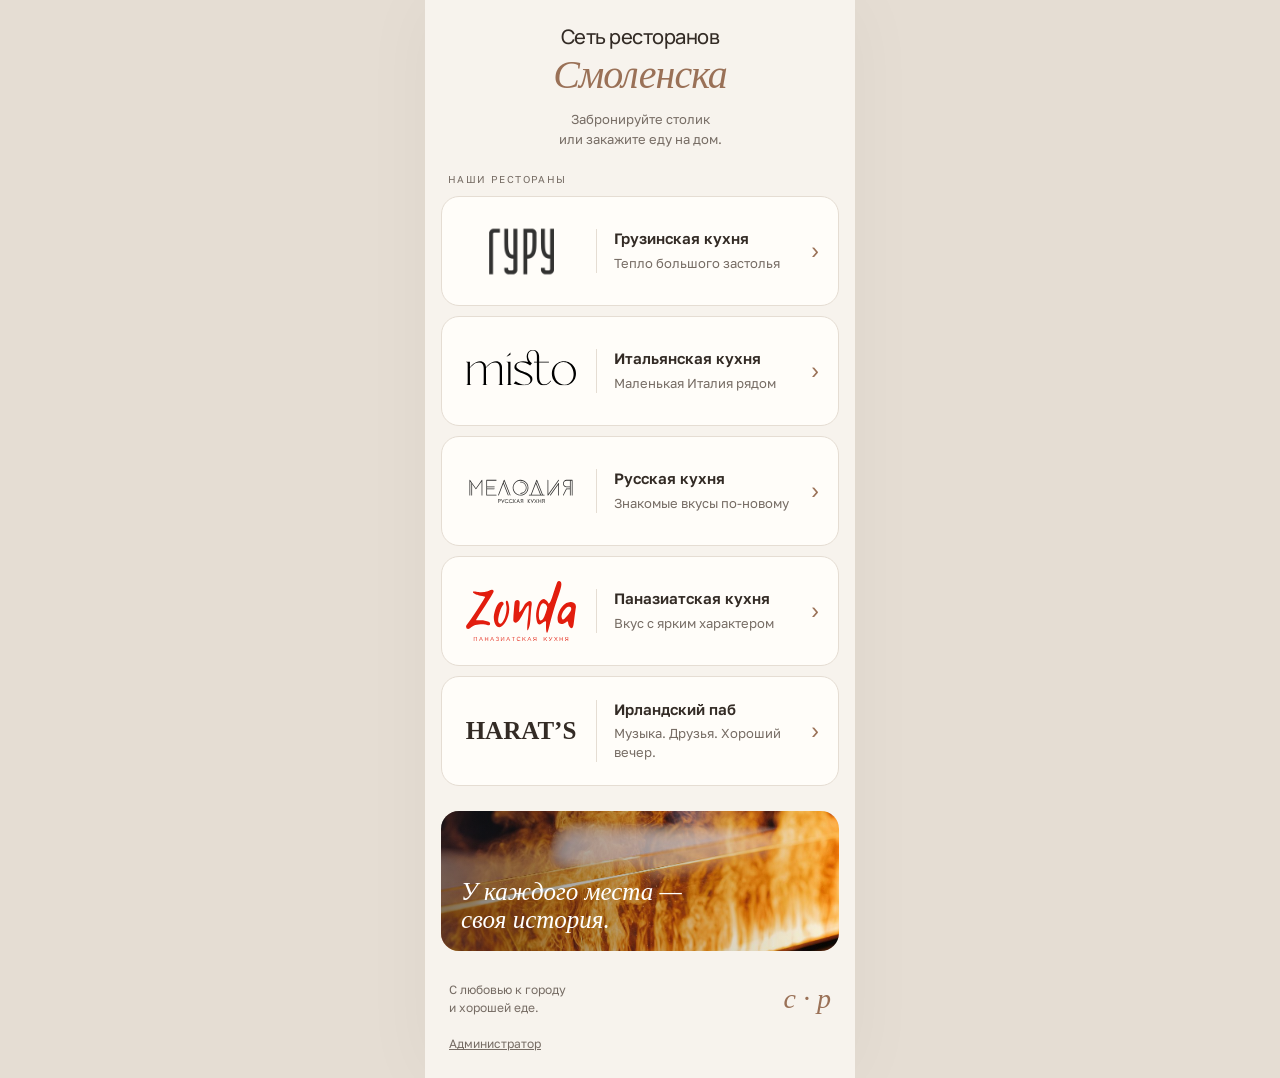
<file: index.html>
<!doctype html>
<html lang="ru"><head><meta charset="utf-8"><meta name="viewport" content="width=device-width,initial-scale=1"><title>Сеть смоленских ресторанов</title><meta name="description" content="Пять разных характеров. Ваши любимые рестораны Смоленска, доставка и бронирование столиков."><link rel="icon" href="data:image/svg+xml,%3Csvg xmlns='http://www.w3.org/2000/svg' viewBox='0 0 32 32'%3E%3Crect width='32' height='32' rx='10' fill='%239a7157'/%3E%3Ctext x='16' y='23' text-anchor='middle' fill='white' font-size='24' font-family='Georgia'%3Es%3C/text%3E%3C/svg%3E"><link rel="stylesheet" href="style.css?v=11"></head>
<body><div class="mobile"><header><a class="monogram" href="#" aria-label="Главная">с<span>·</span>р</a><span class="city">СМОЛЕНСК</span></header><main id="app"></main><footer><span>С любовью к городу<br>и хорошей еде.</span><span class="footer-mark">с · р</span><a class="admin-entry" href="dispatch.html#role=admin">Администратор</a></footer></div><script src="menu-data.js?v=5"></script><script src="delivery.js?v=11"></script><script src="booking-demo.js"></script><script src="booking.js?v=11"></script><script src="app.js?v=10"></script></body></html>
</file>
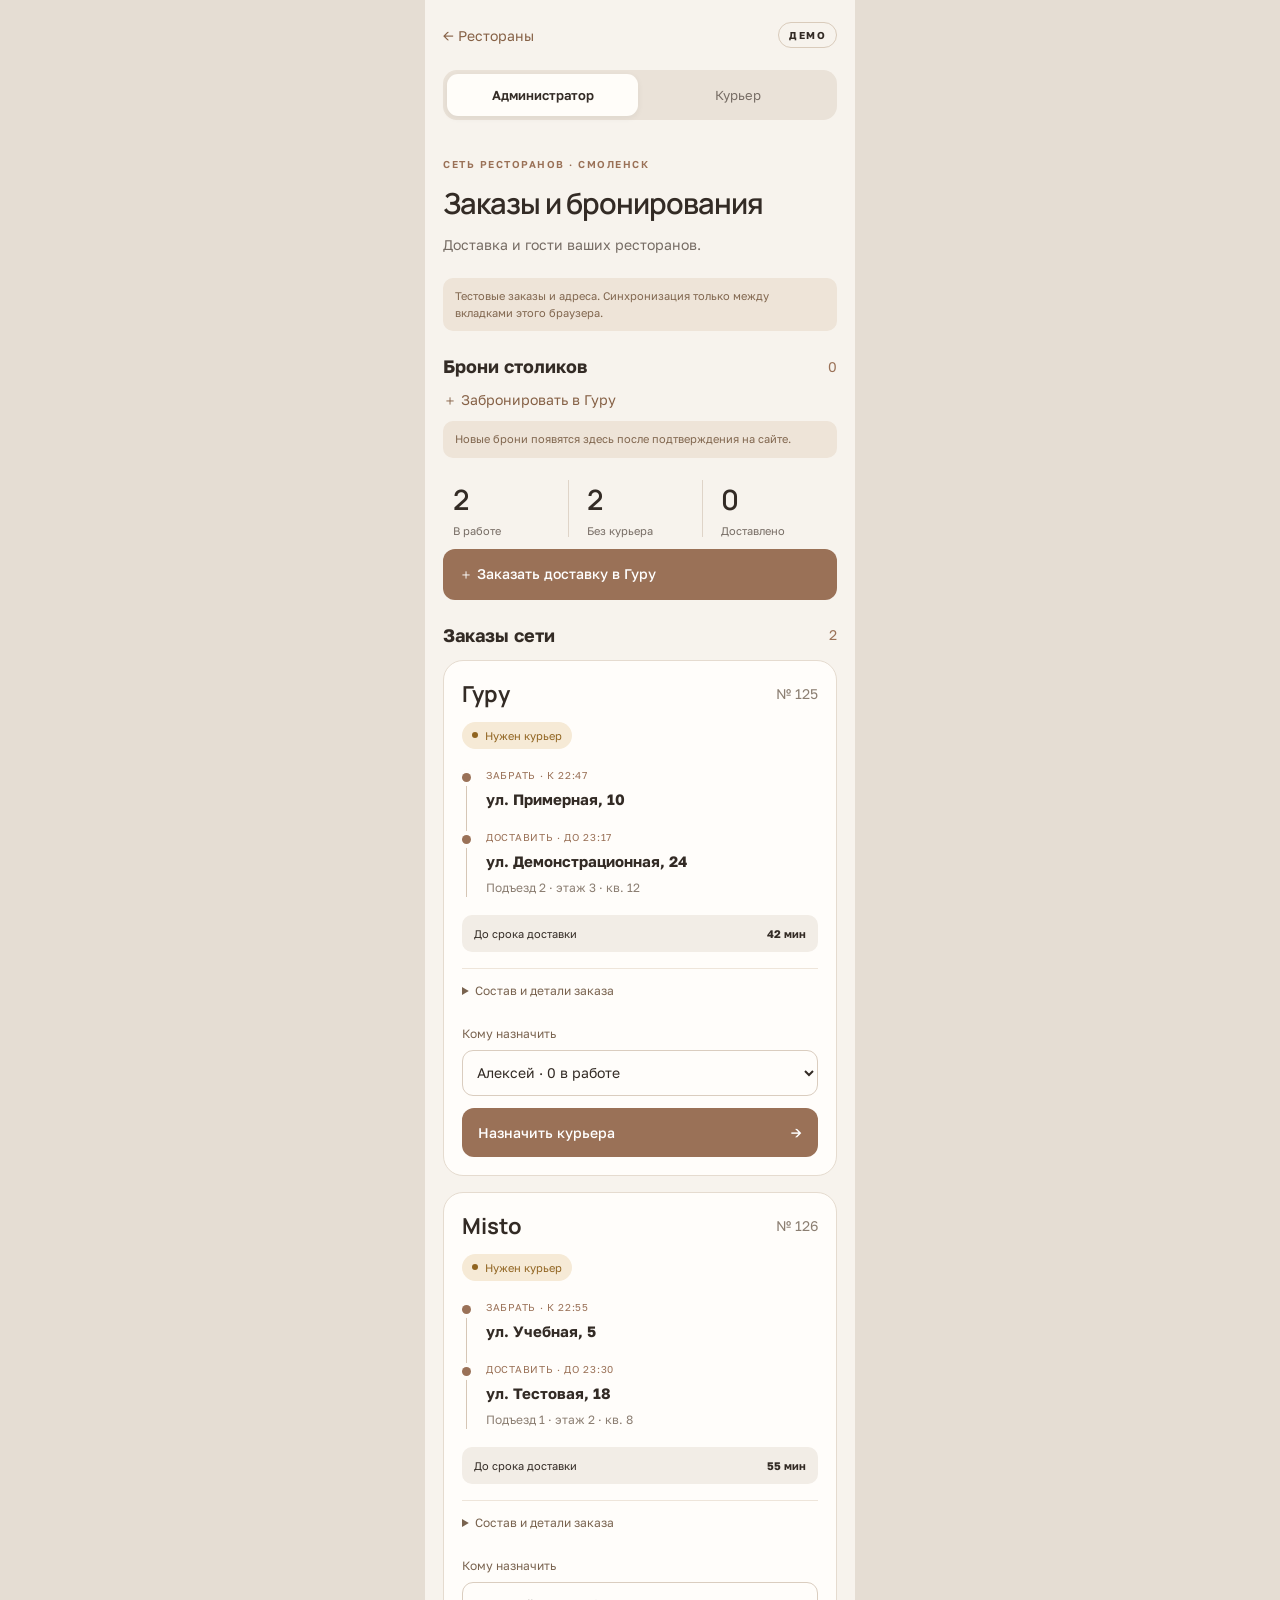
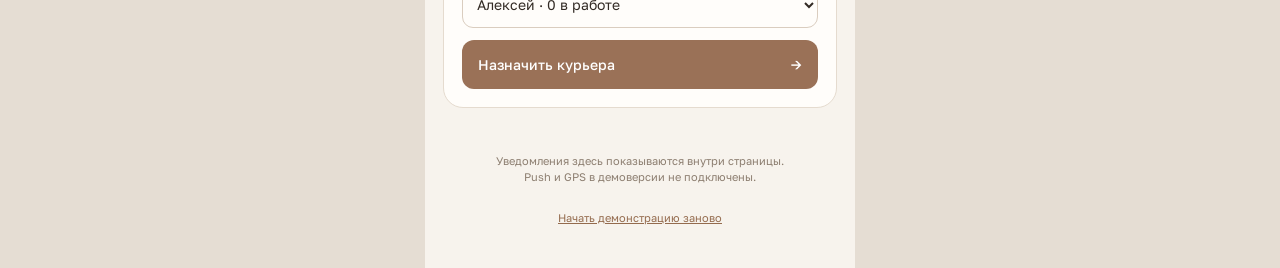
<file: dispatch.html>
<!doctype html><html lang="ru"><head><meta charset="utf-8"><meta name="viewport" content="width=device-width,initial-scale=1"><title>Доставка · Сеть ресторанов</title><link rel="stylesheet" href="dispatch.css"></head><body><main id="dispatch"></main><script src="dispatch.js?v=8"></script></body></html>
</file>
<file: style.css>
@import url('https://fonts.googleapis.com/css2?family=Golos+Text:wght@400;500;600;700&family=Manrope:wght@400;500;600;700;800&display=swap');
:root{color-scheme:light;--paper:#f7f3ed;--ink:#332b25;--muted:#766c64;--purple:#9a7157}*{box-sizing:border-box}body{margin:0;background:#e5ddd3;color:var(--ink);font-family:'Golos Text',sans-serif;font-size:16px}.mobile{max-width:430px;min-height:100dvh;margin:auto;background:var(--paper);overflow:hidden;box-shadow:0 0 70px #332b250a}header{display:flex;align-items:center;gap:15px;padding:23px 24px 20px;border-bottom:1px solid #332b2512}.monogram{text-decoration:none;color:var(--purple);font:bold 25px Georgia;letter-spacing:-3px}.monogram span{padding:0 4px}.city{font-size:12px;letter-spacing:1.7px;font-weight:600}.edition{margin-left:auto;font-size:12px;color:var(--muted)}.intro{padding:28px 24px 25px}.eyebrow{text-transform:uppercase;letter-spacing:2px;font-size:12px;color:var(--purple);font-weight:600;margin:0 0 13px}h1{font-family:'Manrope',sans-serif;font-weight:500;font-size:39px;letter-spacing:-1.8px;line-height:1.12;margin:0 0 16px}h1 em{font-family:Georgia,serif;font-weight:400;color:var(--purple)}.intro p:last-child{font-size:15px;line-height:1.55;color:var(--muted);max-width:330px;margin:0}.list-heading{display:flex;justify-content:space-between;padding:0 24px 12px;font-size:12px;letter-spacing:1.2px;color:var(--muted);text-transform:uppercase}.list-heading span:last-child{letter-spacing:0}.restaurants{padding:0 16px;display:grid;gap:10px}.card{display:flex;align-items:center;position:relative;min-height:110px;border-radius:18px;text-decoration:none;padding:18px 19px;color:var(--color);background:var(--bg);transition:transform .2s,filter .2s;border:1px solid #00000004}.card:hover{transform:translateY(-2px);filter:brightness(.98)}.logo-box{width:120px;min-width:120px;display:flex;align-items:center;justify-content:center;margin-right:15px}.logo-box img{width:110px;max-height:65px;object-fit:contain}.wordmark{font:36px Georgia,serif;font-weight:bold}.card-info{border-left:1px solid currentColor;padding-left:17px;flex:1}.card-info h2{font-size:15px;line-height:1.3;margin:0 0 5px;font-weight:600}.card-info p{font-size:12px;line-height:1.45;margin:0;opacity:.75}.arrow{font-size:23px;align-self:center;margin-left:6px;font-family:Arial}.list-note{font-size:13px;color:var(--muted);text-align:center;margin:20px 20px 0}footer{padding:30px 24px 25px;display:flex;align-items:center;justify-content:space-between;color:var(--muted);font-size:12px;line-height:1.5}.footer-mark{font:italic 28px Georgia;color:var(--purple)}a:focus-visible,button:focus-visible{outline:3px solid #9a7157;outline-offset:4px}.detail{padding:24px}.back{display:inline-flex;align-items:center;gap:10px;text-decoration:none;color:var(--purple);font-size:14px;margin-bottom:25px;min-height:32px}.detail-brand{height:190px;display:flex;align-items:center;justify-content:center;border-radius:22px;background:var(--bg);color:var(--color);margin-bottom:28px}.detail-brand img{width:200px;max-height:115px;object-fit:contain}.detail-brand .wordmark{font-size:60px}.detail h1{font-size:36px}.description{line-height:1.65;color:var(--muted);font-size:16px}.detail-label{margin-top:26px;font-size:12px;color:var(--purple);letter-spacing:1px;text-transform:uppercase}.action{display:flex;align-items:center;justify-content:space-between;width:100%;padding:19px 20px;margin-top:11px;border:0;border-radius:14px;background:var(--purple);color:white;text-decoration:none;font:500 16px 'Golos Text',sans-serif;cursor:pointer}.action.secondary{color:var(--purple);background:#efe4d9}.notice{margin-top:16px;padding:16px;border:1px solid #e5ddd3;border-radius:12px;color:var(--muted);font-size:14px;line-height:1.6}.official{display:inline-block;color:var(--purple);font-size:14px;margin-top:20px}.photo{width:100%;height:180px;object-fit:cover;border-radius:18px;margin:10px 0}.home-photo{position:relative;margin:25px 16px 0;height:140px;border-radius:18px;overflow:hidden}.home-photo img{width:100%;height:100%;object-fit:cover}.home-photo:after{content:'';position:absolute;inset:0;background:linear-gradient(90deg,#17131b88,transparent)}.home-photo span{position:absolute;z-index:1;left:20px;bottom:18px;color:white;font:italic 25px Georgia;line-height:1.1}@media(max-width:360px){h1{font-size:34px}.edition{display:none}.logo-box{width:100px;min-width:100px}.logo-box img{width:95px}.card{padding:16px 13px}.card-info{padding-left:12px}}@media(prefers-reduced-motion:reduce){*{transition:none!important}}
.logo-box .wordmark{font-size:25px;white-space:nowrap}.logo-box img[src*="guru"],.detail-brand img[src*="guru"]{filter:brightness(0) saturate(100%);opacity:.8}.card-info p{font-size:13px}
.logo-box img[src*="melodiya"],.detail-brand img[src*="melodiya"]{filter:brightness(0);opacity:.8}

/* Palette from the Gamayun reference. */
.card,.detail-brand{background:#fffdf9;color:#332b25;border:1px solid #e5ddd3}.card-info{border-left-color:#e5ddd3}.card-info p{color:#766c64;opacity:1}.arrow{color:#9a7157}.card:hover{background:#f1e5da}.notice{background:#fffdf9}
.intro{padding:22px 24px 20px}.intro h1{font-size:30px;line-height:1.15;letter-spacing:-1px;margin-bottom:10px}.intro h1 em{display:block}.intro p:last-child{font-size:14px;line-height:1.5}
.delivery{padding:0;border:0;width:min(100%,430px);max-width:100%;height:min(92dvh,900px);max-height:100dvh;border-radius:24px 24px 0 0;margin:auto auto 0;background:var(--paper);color:var(--ink);overflow:hidden;font-family:'Golos Text',sans-serif}.delivery[open]{display:flex;flex-direction:column}.delivery::backdrop{background:#332b256b;backdrop-filter:blur(4px)}body:has(.delivery[open]){overflow:hidden}.delivery-head{padding:22px 20px 14px;display:flex;align-items:center;justify-content:space-between}.delivery-head .eyebrow{font-size:11px;margin:0 0 7px}.delivery-head h2{margin:0;font:500 25px 'Manrope',sans-serif;letter-spacing:-.7px}.close-delivery{border:1px solid #e5ddd3;background:#fffdf9;border-radius:50%;width:42px;height:42px;font-size:27px;color:var(--ink);cursor:pointer}.categories{display:flex;gap:7px;overflow-x:auto;flex-shrink:0;padding:2px 20px 14px;scrollbar-width:none}.categories button{white-space:nowrap;border:1px solid #e5ddd3;background:#fffdf9;padding:12px 15px;border-radius:24px;font:500 14px 'Golos Text',sans-serif;color:var(--muted);cursor:pointer}.categories button[aria-pressed=true]{background:#9a7157;color:white;border-color:#9a7157}.delivery-body{flex:1;min-height:0;overflow-y:auto;padding:5px 16px 20px;overscroll-behavior:contain}.delivery-body h3{font:500 21px 'Manrope',sans-serif;margin:10px 4px 16px}.dish-grid{display:grid;grid-template-columns:1fr 1fr;gap:12px}.dish{background:#fffdf9;border:1px solid #e5ddd3;border-radius:16px;overflow:hidden;display:flex;flex-direction:column}.dish>img{width:100%;aspect-ratio:1.3;object-fit:cover;background:#e5ddd3}.dish-content{padding:12px;display:flex;flex:1;flex-direction:column}.dish h4{font-size:14px;font-weight:500;line-height:1.35;margin:0 0 6px}.dish-weight{font-size:12px;color:var(--muted)}.dish p{font-size:12px;line-height:1.45;color:var(--muted);margin:9px 0 13px}.add-dish,.quantity{margin-top:auto;background:#efe4d9;color:#644631;border:0;border-radius:10px;min-height:42px;width:100%;display:flex;align-items:center;justify-content:space-between;font:600 14px 'Golos Text',sans-serif}.add-dish{padding:10px 12px;cursor:pointer}.add-dish span{font-size:20px}.quantity button{min-width:42px;min-height:42px;background:none;border:0;color:inherit;font-size:22px;cursor:pointer}.basket-bar{padding:13px 16px max(16px,env(safe-area-inset-bottom));border-top:1px solid #e5ddd3;background:#fffdf9;flex-shrink:0}.show-basket{border:0;background:#9a7157;color:white;width:100%;border-radius:13px;min-height:54px;padding:15px 18px;display:flex;justify-content:space-between;align-items:center;font:500 16px 'Golos Text',sans-serif;cursor:pointer}.show-basket b{font-size:13px;background:#ffffff26;border-radius:7px;padding:3px 7px;margin-left:6px}.menu-source,.demo-note{font-size:12px;line-height:1.5;color:var(--muted);margin:18px 4px 0}.demo-note{margin-top:9px}.menu-back{align-self:flex-start;border:0;background:none;color:#9a7157;padding:10px 20px 18px;font:500 14px 'Golos Text',sans-serif;cursor:pointer}.basket-item{display:grid;grid-template-columns:64px 1fr auto;gap:12px;padding:17px 0;border-bottom:1px solid #e5ddd3}.basket-item img{width:64px;height:64px;object-fit:cover;border-radius:12px}.basket-item h4{font-size:14px;margin:0 0 6px;line-height:1.4}.basket-item p{font-size:12px;color:var(--muted);margin:0 0 10px}.basket-item>strong{font-size:14px;white-space:nowrap}.basket-item .quantity{max-width:125px}.basket-total{display:flex;justify-content:space-between;align-items:center;font-size:16px}.basket-total strong{font-size:22px}.empty-basket{padding:45px 15px;text-align:center}.empty-basket p{font-size:15px;color:var(--muted);line-height:1.6}
.category-picker{margin:0 20px 12px;flex-shrink:0;display:flex;align-items:center;gap:12px}.category-picker label{font-size:13px;color:var(--muted)}.category-picker select{flex:1;min-width:0;max-width:100%;min-height:46px;padding:10px 34px 10px 13px;border:1px solid #e5ddd3;border-radius:12px;background:#fffdf9;color:var(--ink);font:500 14px 'Golos Text',sans-serif}.delivery{width:min(100%,430px)}
.booking-form{padding:0 20px 24px;overflow:auto;min-height:0}.booking-demo{font-size:12px;color:#765134;background:#efe4d9;padding:11px;border-radius:10px;margin:0 0 20px}.booking-fields{display:grid;grid-template-columns:90px minmax(0,1fr);gap:12px}.booking label{display:flex;flex-direction:column;gap:9px;font-size:14px;font-weight:500;min-width:0}.booking input,.booking select{width:100%;min-width:0;min-height:48px;border:1px solid #e5ddd3;border-radius:11px;background:#fffdf9;padding:12px;color:var(--ink);font:16px 'Golos Text',sans-serif}.booking-hint{font-size:13px;color:var(--muted);line-height:1.55;margin:12px 0 20px}.booking-hint a{color:#805942}.time-field{padding:0;border:0;margin:23px 0 0}.time-field legend{font-size:15px;margin-bottom:13px}.booking-times{display:grid;grid-template-columns:repeat(4,minmax(0,1fr));gap:8px}.booking-times>p{grid-column:1/-1}.booking-times button{min-height:44px;border:1px solid #e5ddd3;border-radius:10px;background:#fffdf9;color:var(--ink);font:14px 'Golos Text',sans-serif;cursor:pointer}.booking-times button[aria-pressed=true]{background:#9a7157;color:white}.booking-times button:disabled{opacity:.35;text-decoration:line-through;cursor:default}.booking-contact{display:grid;gap:15px}.booking-error{font-size:14px;color:#a03424;line-height:1.5}.book-submit:disabled{opacity:.5;cursor:default}.booking-success{padding:15px 24px 30px;overflow:auto;text-align:center}.booking-success h2{font:500 25px/1.3 'Manrope',sans-serif}.booking-success>p{line-height:1.6}.booking-check{display:inline-grid;place-items:center;width:65px;height:65px;border-radius:50%;background:#e9eddf;color:#435139;font-size:30px}.booking{height:auto;max-height:92dvh}
/* Guru's official site palette, scoped to its restaurant screens. */
body.guru-theme{--paper:#171514;--ink:#fff7eb;--muted:#ccc4bc;--purple:#f2ba66;color-scheme:dark;background:#211e1b}.guru-theme header{background:#211e1b;border-color:#423c36}.guru-theme .detail-brand{background:#211e1b;color:#fff7eb;border-color:#423c36}.guru-theme .detail-brand img[src*="guru"]{filter:none;opacity:1}.guru-theme .action{background:#f2ba66;color:#171514}.guru-theme .action.secondary{background:#211e1b;color:#f2ba66;border:1px solid #423c36}.guru-theme .notice{background:#211e1b;border-color:#423c36}.guru-theme .close-delivery{background:#211e1b;border-color:#423c36;color:#f2ba66}.guru-theme .category-picker select,.guru-theme .dish,.guru-theme .booking input,.guru-theme .booking select,.guru-theme .booking-times button{background:#211e1b;border-color:#423c36;color:#fff7eb}.guru-theme .dish>img{background:#211e1b}.guru-theme .quantity,.guru-theme .add-dish,.guru-theme .booking-demo{background:#342a1e;color:#f2ba66}.guru-theme .basket-bar{background:#211e1b;border-color:#423c36}.guru-theme .show-basket,.guru-theme .booking-times button[aria-pressed=true]{background:#f2ba66;color:#171514}.guru-theme .basket-item{border-color:#423c36}.guru-theme .menu-back,.guru-theme .booking-hint a{color:#f2ba66}.guru-theme .booking-check{background:#342a1e;color:#f2ba66}.guru-theme .booking-error{color:#ffaf98}.guru-theme .delivery::backdrop{background:#171514b8}.guru-theme a:focus-visible,.guru-theme button:focus-visible{outline-color:#f2ba66}
/* Delivery is a route in the page, not a modal. */
.delivery-route .mobile>header,.delivery-route .mobile>footer{display:none}.delivery-route #app{height:100dvh}.delivery.delivery-page{display:flex;flex-direction:column;position:relative;width:100%;max-width:none;height:100dvh;max-height:none;margin:0;border-radius:0;overflow:hidden}.delivery-back{display:block;flex-shrink:0;padding:18px 16px 0;color:var(--purple);text-decoration:none;font-size:14px}.delivery-page .delivery-head{padding:15px 16px 18px}.delivery-page .category-picker{margin-left:16px;margin-right:16px}.delivery-page .delivery-body{padding-left:12px;padding-right:12px}.delivery-page .dish-grid{gap:10px}.delivery-page .basket-bar{padding-left:12px;padding-right:12px}.delivery-page .dish-content{padding:11px}
/* Center the network heading above the restaurant selection. */
.intro{text-align:center;padding:24px 20px 24px}.intro h1{margin:0 0 13px;line-height:1.15}.intro .network-label{display:block;font-family:'Manrope',sans-serif;font-size:24px;font-weight:500;letter-spacing:-.6px}.intro h1 em{display:block;font-size:37px;margin-top:3px;letter-spacing:-1px}.intro p:last-child{max-width:300px;margin:0 auto;font-size:14px;line-height:1.55}body:not(.guru-theme) .mobile>header{justify-content:center}

/* Compact light homepage masthead. */
.home-theme .mobile>header{display:none}
.home-theme .intro{padding:23px 20px 16px;text-align:center;background:var(--paper)}
.home-theme .intro h1{margin:0 0 11px}
.home-theme .intro .network-label{font:500 20px 'Manrope',sans-serif;letter-spacing:-.5px}
.home-theme .intro h1 em{font:italic 40px/1.12 Georgia,serif;color:var(--purple);letter-spacing:-1px;margin-top:3px}
.home-theme .intro p{color:var(--muted);font-size:13px;line-height:1.55}
.restaurant-caption{display:flex;justify-content:space-between;align-items:center;padding:8px 23px 11px;font-size:10px;letter-spacing:1.4px;text-transform:uppercase;color:var(--muted)}
.restaurant-caption span{letter-spacing:0;color:var(--purple)}

/* Booking has its own full-width route. */
.booking-route .mobile>header,.booking-route .mobile>footer{display:none}
.delivery.booking-page{display:block;position:relative;width:100%;max-width:none;height:auto;max-height:none;min-height:100dvh;margin:0;border-radius:0;overflow:visible}
.booking-page .delivery-head{padding:18px 20px 20px}
.booking-page .delivery-head h2{font-size:24px}
.booking-page .booking-form,.booking-page .booking-success{overflow:visible}

.dish-no-photo{display:grid;place-items:center;aspect-ratio:1.9;background:#eee6db;color:#9a7157;font:italic 24px Georgia}.basket-item .dish-no-photo{width:64px;height:64px;aspect-ratio:1;font-size:14px;border-radius:12px}.menu-source a{color:inherit}.delivery-page .delivery-head .eyebrow{text-transform:uppercase}

.dish-photo{width:100%;aspect-ratio:1.300813;background-repeat:no-repeat;background-color:#080808}.basket-item .dish-photo{width:64px;height:49px;border-radius:10px;align-self:start}
.reserve-content{padding:0 16px 24px}.reserve-summary{display:grid;gap:7px;padding:16px;margin-bottom:22px;border:1px solid #423c36;border-radius:16px;background:#211e1b}.reserve-summary strong{color:#f2ba66;font-size:18px}.reserve-summary small{color:var(--muted)}.reserve-lead{font-size:18px;line-height:1.5}.reserve-option{display:grid;gap:12px;text-align:left;width:100%;padding:22px;margin:14px 0;border:1px solid #655039;border-radius:18px;background:#29221b;color:#fff7eb;font:inherit;cursor:pointer}.reserve-option strong{font-size:21px}.reserve-option span{line-height:1.5;color:#ccc4bc}.reserve-option b{color:#f2ba66;font-size:14px}.reserve-option.simple-reserve{background:#211e1b;border-color:#423c36}.reserve-icon{font-size:26px}.reserve-sticky{position:sticky;bottom:0;background:#211e1b;padding:16px;margin:20px -16px -24px;border-top:1px solid #423c36;padding-bottom:max(16px,env(safe-area-inset-bottom))}.reserve-sticky .booking-hint{margin:10px 0 0;text-align:center}.reserve-sticky .action{margin-bottom:0}.reserve-content .category-picker{padding:0 0 18px}.reserve-content .dish-grid{gap:10px}.reserve-content .dish-content{padding:12px}.reserve-content .dish h4{font-size:15px}.reserve-content .dish-content>p{font-size:12px}.preorder-line{display:flex;justify-content:space-between;gap:12px;padding:18px 0;border-bottom:1px solid #423c36}.preorder-line>div{flex:1}.preorder-line> b{white-space:nowrap}.preorder-line p{font-size:13px;color:var(--muted)}.preorder-line .quantity{max-width:150px}.demo-payment{text-align:center;padding:24px 0}.demo-payment h2{font-size:38px}.payment-symbol{display:inline-grid;place-items:center;width:64px;height:64px;background:#342a1e;color:#f2ba66;border-radius:20px;font-size:32px}.reserve-back{border:0;background:none;font:inherit;cursor:pointer}.reserve-content button:disabled{opacity:.45;cursor:default}.reserve-content .booking-success{padding:12px 0}.reserve-content .basket-total{margin-bottom:16px}

.checkout-demo{max-height:none;height:auto;display:grid;gap:14px;margin-top:24px}.checkout-demo h3{margin-bottom:0}.checkout-demo .booking-demo{margin:0}.checkout-demo input{min-height:48px}

.ui-arrow{display:inline-block;flex:0 0 20px;vertical-align:middle}.detail .action{gap:16px;text-align:left;line-height:1.45}.official .ui-arrow{margin-left:6px}

.preorder-menu-page .reserve-sticky{position:fixed;left:50%;transform:translateX(-50%);bottom:0;width:100%;max-width:430px;margin:0;z-index:30;box-shadow:0 -8px 24px #0002}.preorder-menu-page .reserve-content{padding-bottom:125px}.admin-entry{color:var(--muted);font-size:12px;text-decoration:underline;flex-basis:100%;margin-top:18px}.mobile>footer{flex-wrap:wrap}
</file>
<file: dispatch.css>
@import url('https://fonts.googleapis.com/css2?family=Golos+Text:wght@400;500;600;700&family=Manrope:wght@500;600;700&display=swap');
*{box-sizing:border-box}body{margin:0;background:#e5ddd3;color:#332b25;font:14px 'Golos Text',sans-serif}main{max-width:430px;min-height:100dvh;margin:auto;padding:0 18px;background:#f7f3ed}header{display:flex;align-items:center;justify-content:space-between;padding:22px 0}.home{color:#866146;text-decoration:none}.demo-pill{font-size:10px;font-weight:700;letter-spacing:1.5px;border:1px solid #d9cbbb;border-radius:20px;padding:6px 10px}.roles{display:flex;background:#eae2d8;border-radius:14px;padding:4px;gap:4px}.roles a{flex:1;text-align:center;padding:13px 4px;text-decoration:none;color:#766c64;border-radius:11px;font-size:13px}.roles a[aria-current]{background:#fffdf9;color:#332b25;box-shadow:0 2px 6px #332b2510;font-weight:600}.heading{padding:27px 0 12px}.eyebrow{font-size:10px;letter-spacing:1.5px;color:#9a7157;font-weight:600}h1{font:600 29px/1.18 'Manrope',sans-serif;letter-spacing:-1px;margin:14px 0}p{line-height:1.5}.heading>p:last-child{color:#766c64;margin-bottom:0}.demo-note{font-size:11px;color:#80664e;background:#eee4d8;border-radius:10px;padding:10px 12px}.stats{display:grid;grid-template-columns:repeat(3,1fr);gap:8px;margin:22px 0 12px}.stats>div{display:grid;gap:6px;border-right:1px solid #dfd4c8;padding-left:10px}.stats>div:last-child{border:0}.stats strong{font:600 28px 'Manrope',sans-serif}.stats span{color:#766c64;font-size:11px}.section-title{display:flex;align-items:center;justify-content:space-between;margin:24px 0 14px}.section-title h2{font-size:18px;margin:0}.section-title>span{color:#9a7157}.order{background:#fffdfa;border:1px solid #e5dbcf;border-radius:20px;padding:18px;margin-bottom:16px}.order-top{display:flex;justify-content:space-between;align-items:center}.brand{font:700 22px 'Manrope',sans-serif}.order-id{color:#8c7f72}.status{display:inline-flex;align-items:center;gap:7px;border-radius:20px;padding:7px 10px;background:#f6ead6;color:#906420;font-size:11px;margin:13px 0 20px}.status i{width:6px;height:6px;border-radius:50%;background:currentColor}.status.delivered{background:#e7eee2;color:#4b663e}.status.picked,.status.accepted{background:#e9edf1;color:#506477}.route{padding-left:19px;border-left:1px solid #d6c6b5;margin-left:4px}.route>div{position:relative;padding-bottom:21px}.route>div:last-child{padding-bottom:0}.route>div:before{position:absolute;content:'';width:9px;height:9px;border-radius:50%;background:#9a7157;left:-24px;top:4px;box-shadow:0 0 0 4px #fffdfa}.route small{display:block;font-size:10px;letter-spacing:.7px;color:#9a7157;margin-bottom:8px}.route strong{display:block;font-size:15px;line-height:1.4}.route p{font-size:12px;color:#8b7e72;margin:7px 0}.deadline{display:flex;justify-content:space-between;gap:6px;padding:12px;background:#f2ede6;border-radius:10px;font-size:11px;margin-top:18px}details{border-top:1px solid #eee5da;margin-top:16px;padding-top:14px;font-size:12px}summary{cursor:pointer;min-height:28px;color:#79634f}details p{color:#766c64}select{width:100%;background:#fffdfa;border:1px solid #dacdbf;border-radius:11px;min-height:46px;padding:10px;font:14px 'Golos Text',sans-serif;color:#332b25}.assign-label,.person-label{display:grid;gap:9px;font-size:12px;margin-top:15px;color:#79634f}.primary{display:flex;justify-content:space-between;align-items:center;gap:8px;width:100%;border:0;border-radius:12px;padding:16px;background:#9a7157;color:#fff;font:500 14px 'Golos Text',sans-serif;cursor:pointer;text-decoration:none;margin-top:12px;min-height:48px}.courier-tag{display:flex;gap:10px;align-items:center;background:#f4efe8;border-radius:12px;padding:12px;margin-top:14px}.avatar{display:grid;place-items:center;border-radius:50%;width:34px;height:34px;background:#e5d6c6;color:#805a3d}.courier-tag strong{font-size:13px}.courier-tag small{display:block;font-size:10px;color:#877360;margin-top:5px}.courier-tag a{margin-left:auto;color:#946b4e;font-size:11px;text-decoration:none}.inbox{display:flex;gap:12px;padding:14px;border-radius:12px;background:#e7eee2;color:#4b663e;margin-top:20px}.inbox strong{font-size:13px}.inbox p{font-size:11px;margin:5px 0 0}.notice{font-size:12px;color:#55704c}.notice:empty{display:none}.empty{text-align:center;padding:28px 14px;border:1px dashed #d9cbbb;border-radius:18px}.empty>span{font-size:35px;color:#9a7157}.empty h2{font-size:20px}.empty p{font-size:13px;color:#766c64}footer{text-align:center;padding:18px 0 30px;font-size:11px;color:#8c7e70}.reset{border:0;background:none;color:#946b4e;font:inherit;text-decoration:underline;cursor:pointer;padding:14px}button:focus-visible,a:focus-visible,select:focus-visible{outline:3px solid #c6a181;outline-offset:3px}
</file>
